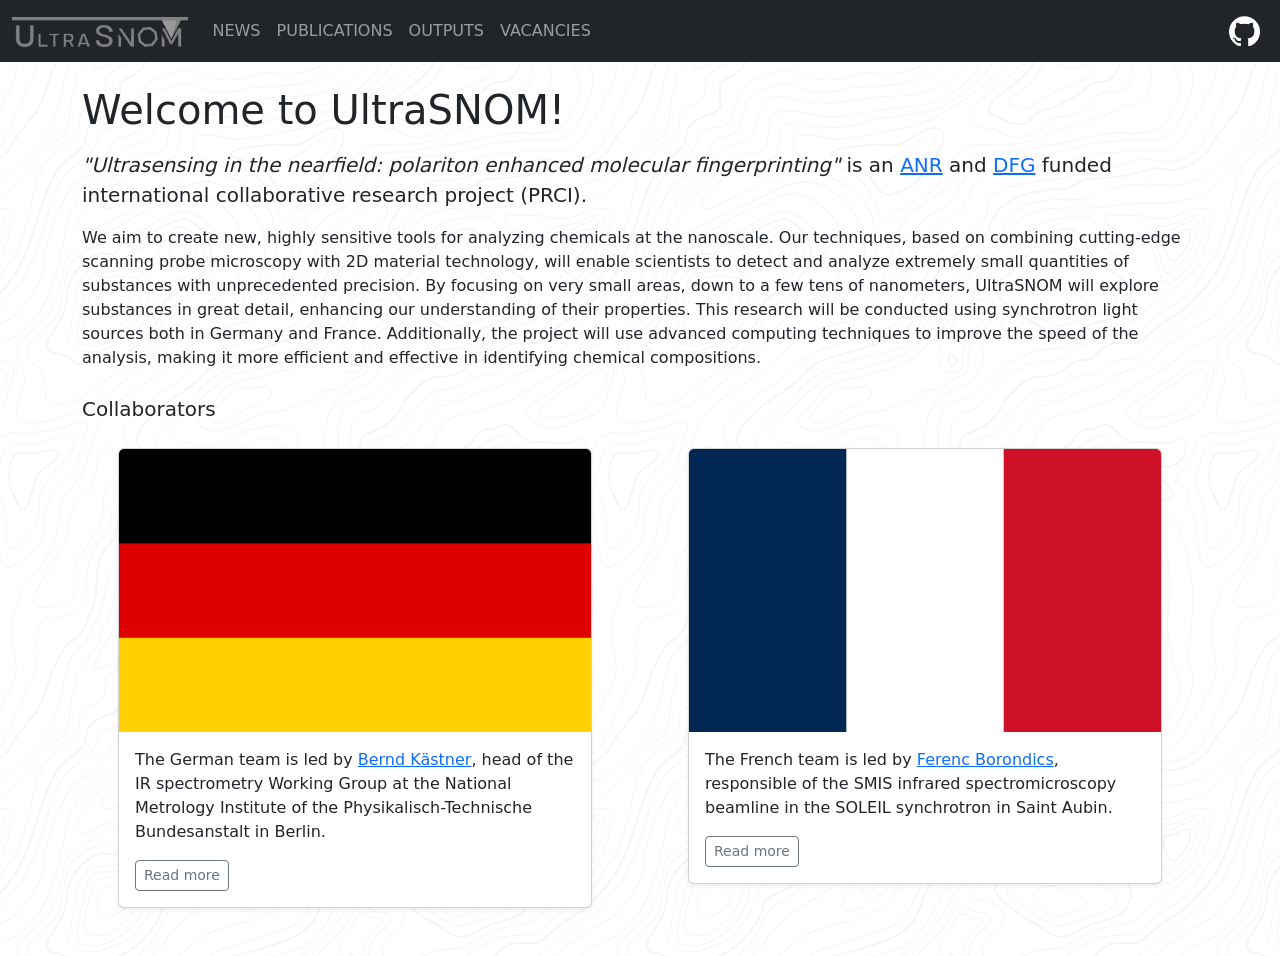
<file: index.html>
<!DOCTYPE html>
<html lang="en">
<head>
<meta charset="utf-8">
<meta name="viewport" content="width=device-width, initial-scale=1">

<title>UltraSNOM</title>
<link href="https://cdn.jsdelivr.net/npm/bootstrap@5.3.1/dist/css/bootstrap.min.css" rel="stylesheet">
<script src="https://cdn.jsdelivr.net/npm/bootstrap@5.3.1/dist/js/bootstrap.bundle.min.js"></script>
<script src="header.js" defer></script>
<link rel="stylesheet" href="style.css">

<link rel="icon" href="images/favicon.png" type="image/x-icon">

</head>
<body>
<nav class="navbar navbar-expand-lg navbar-dark bg-dark">
    <div class="container-fluid">
        <a href="index.html" class="navbar-brand"><img src="images/logo_ultrasnom.png" class="img-fluid" style="max-height: 30px;" alt="UltraSNOM logo"></a>
        <button type="button" class="navbar-toggler" data-bs-toggle="collapse" data-bs-target="#navbarCollapse" aria-controls="navbarCollapse" aria-expanded="false" aria-label="Toggle navigation">
            <span class="navbar-toggler-icon"></span>
        </button>
        <div class="collapse navbar-collapse" id="navbarCollapse">
            <div class="navbar-nav fw-light">      
              <a href="news.html" class="nav-item nav-link text-uppercase">News</a>        	
              <a href="publications.html" class="nav-item nav-link text-uppercase">Publications</a>
              <a href="outputs.html" class="nav-item nav-link text-uppercase">Outputs</a>
              <a href="vacancies.html" class="nav-item nav-link text-uppercase">Vacancies</a>        	
            </div>
            <div class="navbar-nav ms-auto">      
              <a href="https://github.com/UltraSNOM/" class="nav-item nav-link"><img src="images/logo_github-mark-white.png" class="img-fluid" style="max-height: 30px;" alt="GitHub logo"></a>
            </div>
        </div>
    </div>
</nav>
<div class="container mt-4">
  <div class="my-2">
    <p class="display-6">Welcome to UltraSNOM!</p>
</div>

<div class="my-3">
  <p class="lead"><i>"Ultrasensing in the nearfield: polariton enhanced molecular fingerprinting"</i> is an <a href="https://anr.fr/en/">ANR</a> and <a href="https://www.dfg.de/en/index.jsp">DFG</a> funded international collaborative research project (PRCI).</p>
</div>

<div class="my-1">
  We aim to create new, highly sensitive tools for analyzing chemicals at the nanoscale. Our techniques, based on combining cutting-edge scanning probe microscopy 
  with 2D material technology, will enable scientists to detect and analyze extremely small quantities of substances with unprecedented precision. By focusing on very small
  areas, down to a few tens of nanometers, UltraSNOM will explore substances in great detail, enhancing our understanding of their properties. This research will be conducted 
  using synchrotron light sources both in Germany and France. Additionally, the project will use advanced 
  computing techniques to improve the speed of the analysis, making it more efficient and effective in identifying chemical compositions.
</div>

<div class="my-4">
  <p class="lead">Collaborators</p>
</div>


<div class="my-1 album">
  <div class="container">
            <div class="row row-cols-1 row-cols-sm-1 row-cols-md-2 g-5">
              <div class="col px-5">
                <div class="card shadow-sm">
                    <img src="images/DE-flag.png" class="bd-placeholder-img card-img-top img-fluid w-100" height="255" alt="Flag of Germany">
                    <div class="card-body">
                    <p class="card-text">The German team is led by <a href="https://scholar.google.com/citations?user=vfzMwVIAAAAJ&hl=en&oi=ao">Bernd Kästner</a>, head of the IR spectrometry Working Group at the National Metrology Institute of the Physikalisch-Technische Bundesanstalt in Berlin.</p>
                    <div class="d-flex justify-content-between align-items-center">
                      <div class="btn-group">
                        <a href="https://www.ptb.de/cms/en/ptb/fachabteilungen/abt7/fb-71/ag-711.html" class="btn btn-sm btn-outline-secondary">Read more</a>
                      </div>
                    </div>
                  </div>
                </div>
              </div>


              <div class="col px-5">
                    <div class="card shadow-sm">
                      <img src="images/FR-flag.png" class="bd-placeholder-img card-img-top img-fluid w-100" height="255" alt="Flag of France">
                      <div class="card-body">
                        <p class="card-text">The French team is led by <a href="https://scholar.google.com/citations?user=pLBxc7UAAAAJ&hl=en">Ferenc Borondics</a>, responsible of the SMIS infrared spectromicroscopy beamline in the SOLEIL synchrotron in Saint Aubin.</p>
                        <div class="d-flex justify-content-between align-items-center">
                          <div class="btn-group">
                            <a href="https://www.synchrotron-soleil.fr/en/beamlines/smis" class="btn btn-sm btn-outline-secondary">Read more</a>
                          </div>
                        </div>
                      </div>
                    </div>
                  </div>                


            </div>        
        </div>
    </div>    
  <div class="my-5">
    <p></p>
  </div>

      
</div>
</body>
</html>
</file>
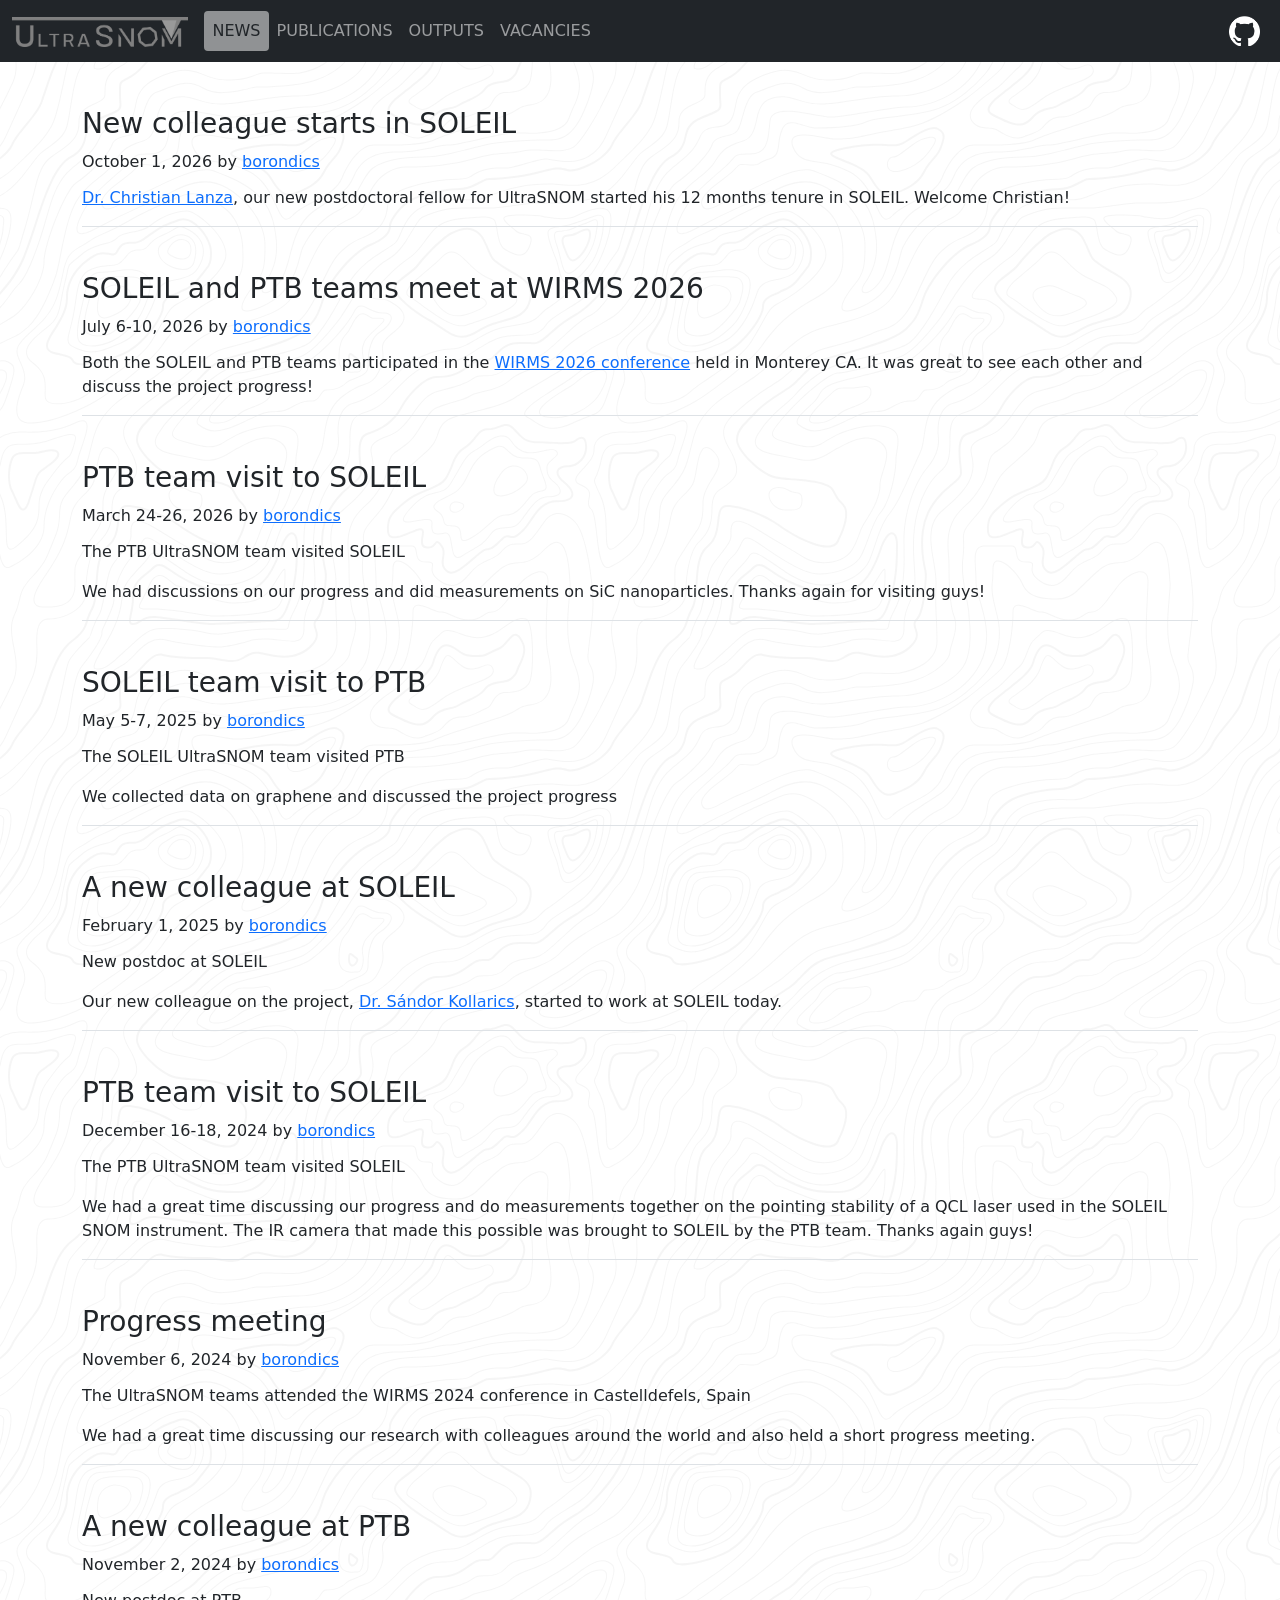
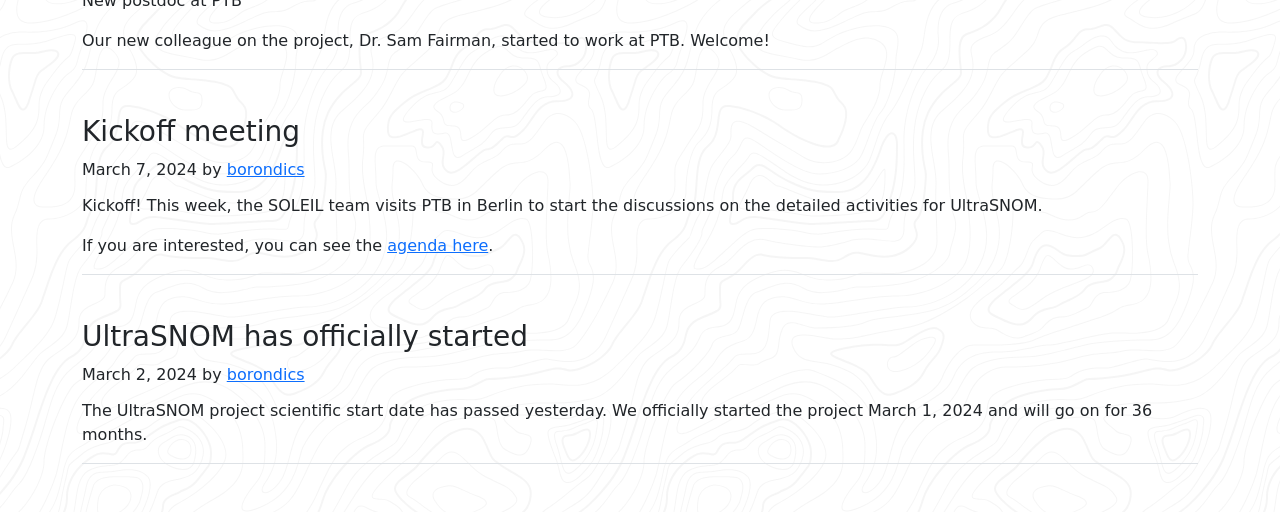
<file: news.html>
<!DOCTYPE html>
<html lang="en">
<head>
<meta charset="utf-8">
<meta name="viewport" content="width=device-width, initial-scale=1">

<title>UltraSNOM - News</title>
<link href="https://cdn.jsdelivr.net/npm/bootstrap@5.3.1/dist/css/bootstrap.min.css" rel="stylesheet">
<script src="https://cdn.jsdelivr.net/npm/bootstrap@5.3.1/dist/js/bootstrap.bundle.min.js"></script>
<script src="header.js" defer></script>
<link rel="stylesheet" href="style.css">

<link rel="icon" href="images/favicon.png" type="image/x-icon">

</head>
<body>
<nav class="navbar navbar-expand-lg navbar-dark bg-dark">
    <div class="container-fluid">
        <a href="index.html" class="navbar-brand"><img src="images/logo_ultrasnom.png" class="img-fluid" style="max-height: 30px;" alt="UltraSNOM logo"></a>
        <button type="button" class="navbar-toggler" data-bs-toggle="collapse" data-bs-target="#navbarCollapse" aria-controls="navbarCollapse" aria-expanded="false" aria-label="Toggle navigation">
            <span class="navbar-toggler-icon"></span>
        </button>
        <div class="collapse navbar-collapse" id="navbarCollapse">
            <div class="navbar-nav fw-light">      
              <a href="news.html" class="nav-item nav-link text-uppercase">News</a>
              <a href="publications.html" class="nav-item nav-link text-uppercase">Publications</a>
              <a href="outputs.html" class="nav-item nav-link text-uppercase">Outputs</a>
              <a href="vacancies.html" class="nav-item nav-link text-uppercase">Vacancies</a>        	
            </div>
            <div class="navbar-nav ms-auto">      
              <a href="https://github.com/UltraSNOM/" class="nav-item nav-link"><img src="images/logo_github-mark-white.png" class="img-fluid" style="max-height: 30px;" alt="GitHub logo"></a>
            </div>
        </div>
    </div>
</nav>

<div class="container mt-4">
    <div class="blog-post my-5 border-bottom">
        <p class="blog-post-title fs-3 lh-1">New colleague starts in SOLEIL</p>
        <p class="blog-post-meta fs-6 fw-lighter lh-1">October 1, 2026 by <a class="" href="https://github.com/borondics">borondics</a></p>
        <div class="blog-post-content card-text">
            <p><a href="https://scholar.google.com/citations?user=a9t6m4gAAAAJ&hl=en&oi=ao">Dr. Christian Lanza</a>, our new postdoctoral fellow for UltraSNOM started his 12 months tenure in SOLEIL. Welcome Christian!</p>
        </div>
    </div>

    <div class="blog-post my-5 border-bottom">
        <p class="blog-post-title fs-3 lh-1">SOLEIL and PTB teams meet at WIRMS 2026</p>
        <p class="blog-post-meta fs-6 fw-lighter lh-1">July 6-10, 2026 by <a class="" href="https://github.com/borondics">borondics</a></p>
        <div class="blog-post-content card-text">
            <p>Both the SOLEIL and PTB teams participated in the <a href="https://wirms2026.lbl.gov/">WIRMS 2026 conference</a> held in Monterey CA. It was great to see each other and discuss the project progress!</p>
        </div>
    </div>

    <div class="blog-post my-5 border-bottom">
        <p class="blog-post-title fs-3 lh-1">PTB team visit to SOLEIL</p>
        <p class="blog-post-meta fs-6 fw-lighter lh-1">March 24-26, 2026 by <a class="" href="https://github.com/borondics">borondics</a></p>
        <div class="blog-post-content card-text">
            <p>The PTB UltraSNOM team visited SOLEIL</p>
            <p>We had discussions on our progress and did measurements on SiC nanoparticles. Thanks again for visiting guys!</p>
        </div>
    </div>

    <div class="blog-post my-5 border-bottom">
        <p class="blog-post-title fs-3 lh-1">SOLEIL team visit to PTB</p>
        <p class="blog-post-meta fs-6 fw-lighter lh-1">May 5-7, 2025 by <a class="" href="https://github.com/borondics">borondics</a></p>
        <div class="blog-post-content card-text">
            <p>The SOLEIL UltraSNOM team visited PTB</p>
            <p>We collected data on graphene and discussed the project progress</p>
        </div>
    </div>

    <div class="blog-post my-5 border-bottom">
        <p class="blog-post-title fs-3 lh-1">A new colleague at SOLEIL</p>
        <p class="blog-post-meta fs-6 fw-lighter lh-1">February 1, 2025 by <a class="" href="https://github.com/borondics">borondics</a></p>
        <div class="blog-post-content card-text">
            <p>New postdoc at SOLEIL</p>
            <p>Our new colleague on the project, <a href="https://scholar.google.com/citations?user=nUGeOE0AAAAJ&hl=en&oi=ao">Dr. Sándor Kollarics</a>, started to work at SOLEIL today.</p>
        </div>
    </div>

    <div class="blog-post my-5 border-bottom">
        <p class="blog-post-title fs-3 lh-1">PTB team visit to SOLEIL</p>
        <p class="blog-post-meta fs-6 fw-lighter lh-1">December 16-18, 2024 by <a class="" href="https://github.com/borondics">borondics</a></p>
        <div class="blog-post-content card-text">
            <p>The PTB UltraSNOM team visited SOLEIL</p>
            <p>We had a great time discussing our progress and do measurements together on the pointing stability of a QCL laser used in the SOLEIL SNOM instrument. The IR camera that made this possible was brought to SOLEIL by the PTB team. Thanks again guys!</p>
        </div>
    </div>

    <div class="blog-post my-5 border-bottom">
        <p class="blog-post-title fs-3 lh-1">Progress meeting</p>
        <p class="blog-post-meta fs-6 fw-lighter lh-1">November 6, 2024 by <a class="" href="https://github.com/borondics">borondics</a></p>
        <div class="blog-post-content card-text">
            <p>The UltraSNOM teams attended the WIRMS 2024 conference in Castelldefels, Spain</p>
            <p>We had a great time discussing our research with colleagues around the world and also held a short progress meeting.</p>
        </div>
    </div>

    <div class="blog-post my-5 border-bottom">
        <p class="blog-post-title fs-3 lh-1">A new colleague at PTB</p>
        <p class="blog-post-meta fs-6 fw-lighter lh-1">November 2, 2024 by <a class="" href="https://github.com/borondics">borondics</a></p>
        <div class="blog-post-content card-text">
            <p>New postdoc at PTB</p>
            <p>Our new colleague on the project, Dr. Sam Fairman, started to work at PTB. Welcome!</p>
        </div>
    </div>

    <div class="blog-post my-5 border-bottom">
        <p class="blog-post-title fs-3 lh-1">Kickoff meeting</p>
        <p class="blog-post-meta fs-6 fw-lighter lh-1">March 7, 2024 by <a class="" href="https://github.com/borondics">borondics</a></p>
        <div class="blog-post-content card-text">
            <p>Kickoff! This week, the SOLEIL team visits PTB in Berlin to start the discussions on the detailed activities for UltraSNOM.</p>
            <p>If you are interested, you can see the <a href="resources/2024.03.04.UltraSNOM_Kickoff Agenda.pdf">agenda here</a>.</p>
        </div>
    </div>

    <div class="blog-post my-5 border-bottom">
        <p class="blog-post-title fs-3 lh-1">UltraSNOM has officially started</p>
        <p class="blog-post-meta fs-6 fw-lighter lh-1">March 2, 2024 by <a class="" href="https://github.com/borondics">borondics</a></p>
        <div class="blog-post-content card-text">
            <p>The UltraSNOM project scientific start date has passed yesterday. We officially started the project March 1, 2024 and will go on for 36 months.</p>
        </div>
    </div>

</div>

<div class="my-5">
    <p></p>
  </div>

</body>
</html>
</file>
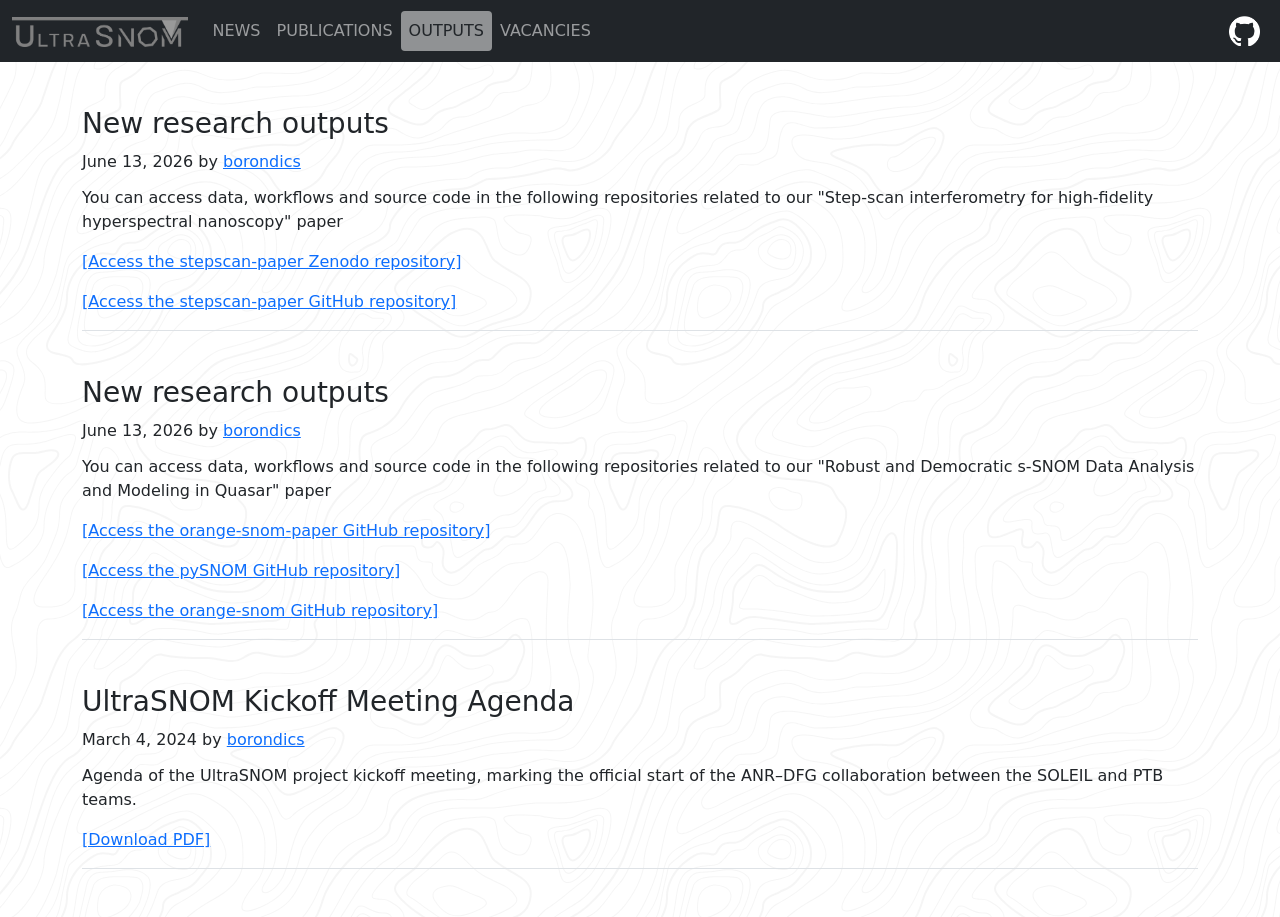
<file: outputs.html>
<!DOCTYPE html>
<html lang="en">
<head>
<meta charset="utf-8">
<meta name="viewport" content="width=device-width, initial-scale=1">

<title>UltraSNOM - Outputs</title>
<link href="https://cdn.jsdelivr.net/npm/bootstrap@5.3.1/dist/css/bootstrap.min.css" rel="stylesheet">
<script src="https://cdn.jsdelivr.net/npm/bootstrap@5.3.1/dist/js/bootstrap.bundle.min.js"></script>
<script src="header.js" defer></script>
<link rel="stylesheet" href="style.css">

<link rel="icon" href="images/favicon.png" type="image/x-icon">

</head>
<body>
<nav class="navbar navbar-expand-lg navbar-dark bg-dark">
    <div class="container-fluid">
        <a href="index.html" class="navbar-brand"><img src="images/logo_ultrasnom.png" class="img-fluid" style="max-height: 30px;" alt="UltraSNOM logo"></a>
        <button type="button" class="navbar-toggler" data-bs-toggle="collapse" data-bs-target="#navbarCollapse" aria-controls="navbarCollapse" aria-expanded="false" aria-label="Toggle navigation">
            <span class="navbar-toggler-icon"></span>
        </button>
        <div class="collapse navbar-collapse" id="navbarCollapse">
            <div class="navbar-nav fw-light">
              <a href="news.html" class="nav-item nav-link text-uppercase">News</a>
              <a href="publications.html" class="nav-item nav-link text-uppercase">Publications</a>
              <a href="outputs.html" class="nav-item nav-link text-uppercase">Outputs</a>
              <a href="vacancies.html" class="nav-item nav-link text-uppercase">Vacancies</a>
            </div>
            <div class="navbar-nav ms-auto">
              <a href="https://github.com/UltraSNOM/" class="nav-item nav-link"><img src="images/logo_github-mark-white.png" class="img-fluid" style="max-height: 30px;" alt="GitHub logo"></a>
            </div>
        </div>
    </div>
</nav>

<div class="container mt-4">
    <div class="blog-post my-5 border-bottom">
        <p class="blog-post-title fs-3 lh-1">New research outputs</p>
        <p class="blog-post-meta fs-6 fw-lighter lh-1">June 13, 2026 by <a class="" href="https://github.com/borondics">borondics</a></p>
        <div class="blog-post-content card-text">
            <p>You can access data, workflows and source code in the following repositories related to our "Step-scan interferometry for high-fidelity hyperspectral nanoscopy" paper</p>
            <p><a href="https://doi.org/10.5281/zenodo.21244538">[Access the stepscan-paper Zenodo repository]</a></p>
            <p><a href="https://github.com/smis-soleil/stepscan-paper">[Access the stepscan-paper GitHub repository]</a></p>
        </div>
    </div>
</div>

<div class="container mt-4">
    <div class="blog-post my-5 border-bottom">
        <p class="blog-post-title fs-3 lh-1">New research outputs</p>
        <p class="blog-post-meta fs-6 fw-lighter lh-1">June 13, 2026 by <a class="" href="https://github.com/borondics">borondics</a></p>
        <div class="blog-post-content card-text">
            <p>You can access data, workflows and source code in the following repositories related to our "Robust and Democratic s-SNOM Data Analysis and Modeling in Quasar" paper</p>
            <p><a href="https://github.com/smis-soleil/orange-snom-paper">[Access the orange-snom-paper GitHub repository]</a></p>
            <p><a href="https://github.com/Quasars/pySNOM">[Access the pySNOM GitHub repository]</a></p>
            <p><a href="https://github.com/Quasars/orange-snom">[Access the orange-snom GitHub repository]</a></p>
        </div>
    </div>
</div>

<div class="container mt-4">
    <div class="blog-post my-5 border-bottom">
        <p class="blog-post-title fs-3 lh-1">UltraSNOM Kickoff Meeting Agenda</p>
        <p class="blog-post-meta fs-6 fw-lighter lh-1">March 4, 2024 by <a class="" href="https://github.com/borondics">borondics</a></p>
        <div class="blog-post-content card-text">
            <p>Agenda of the UltraSNOM project kickoff meeting, marking the official start of the ANR&ndash;DFG
                collaboration between the SOLEIL and PTB teams.</p>
            <p><a href="resources/2024.03.04.UltraSNOM_Kickoff Agenda.pdf">[Download PDF]</a></p>
        </div>
    </div>
</div>

<div class="my-5">
    <p></p>
  </div>

</body>
</html>
</file>
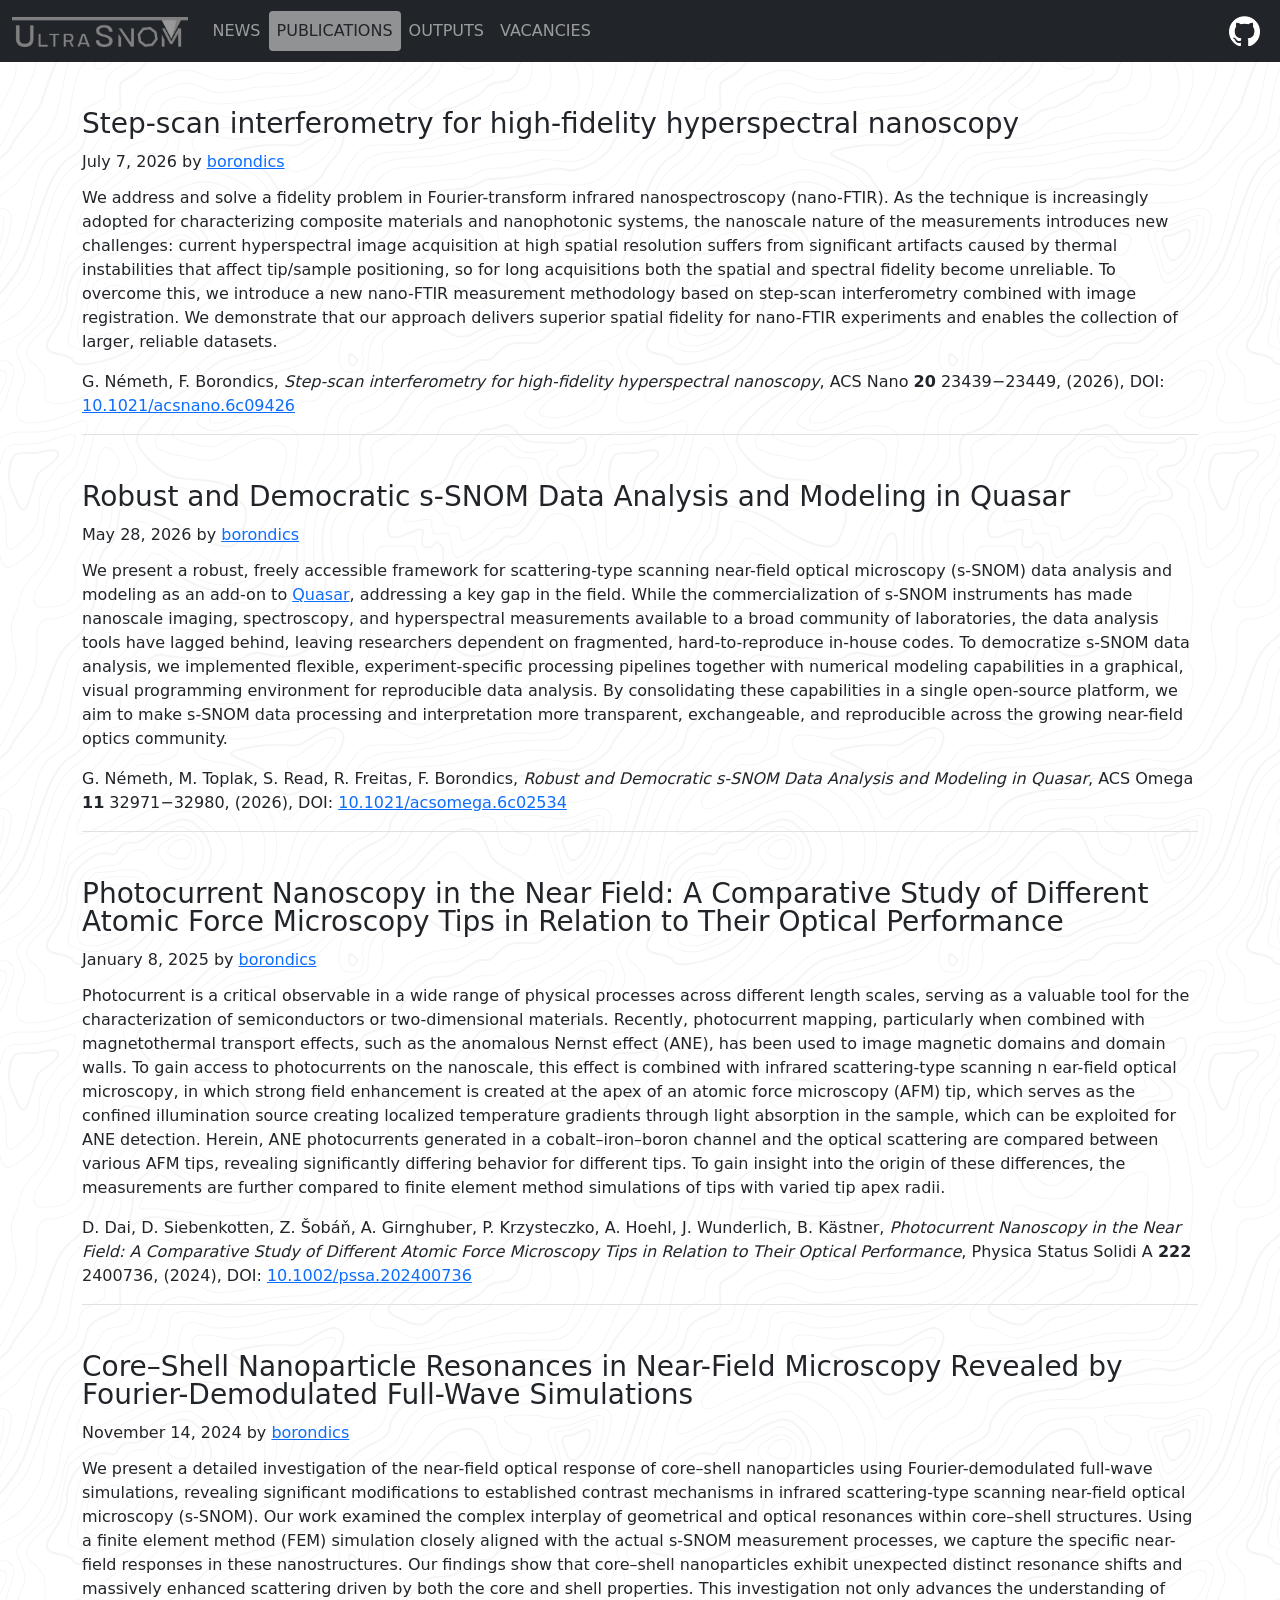
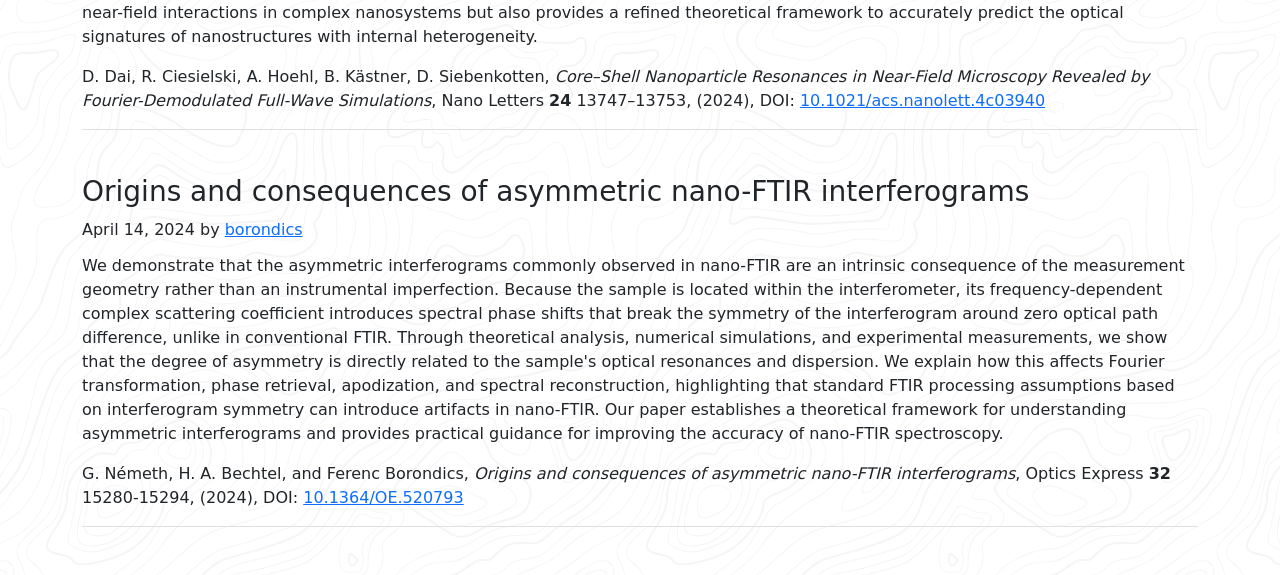
<file: publications.html>
<!DOCTYPE html>
<html lang="en">
<head>
<meta charset="utf-8">
<meta name="viewport" content="width=device-width, initial-scale=1">

<title>UltraSNOM - Publications</title>
<link href="https://cdn.jsdelivr.net/npm/bootstrap@5.3.1/dist/css/bootstrap.min.css" rel="stylesheet">
<script src="https://cdn.jsdelivr.net/npm/bootstrap@5.3.1/dist/js/bootstrap.bundle.min.js"></script>
<script src="header.js" defer></script>
<link rel="stylesheet" href="style.css">

<link rel="icon" href="images/favicon.png" type="image/x-icon">

</head>
<body>
<nav class="navbar navbar-expand-lg navbar-dark bg-dark">
    <div class="container-fluid">
        <a href="index.html" class="navbar-brand"><img src="images/logo_ultrasnom.png" class="img-fluid" style="max-height: 30px;" alt="UltraSNOM logo"></a>
        <button type="button" class="navbar-toggler" data-bs-toggle="collapse" data-bs-target="#navbarCollapse" aria-controls="navbarCollapse" aria-expanded="false" aria-label="Toggle navigation">
            <span class="navbar-toggler-icon"></span>
        </button>
        <div class="collapse navbar-collapse" id="navbarCollapse">
            <div class="navbar-nav fw-light">      
              <a href="news.html" class="nav-item nav-link text-uppercase">News</a>        	
              <a href="publications.html" class="nav-item nav-link text-uppercase">Publications</a>
              <a href="outputs.html" class="nav-item nav-link text-uppercase">Outputs</a>
              <a href="vacancies.html" class="nav-item nav-link text-uppercase">Vacancies</a>
            </div>
            <div class="navbar-nav ms-auto">      
              <a href="https://github.com/UltraSNOM/" class="nav-item nav-link"><img src="images/logo_github-mark-white.png" class="img-fluid" style="max-height: 30px;" alt="GitHub logo"></a>
            </div>
        </div>
    </div>
</nav>

<div class="container mt-4">
    <div class="blog-post my-5 border-bottom">
        <p class="blog-post-title fs-3 lh-1">Step-scan interferometry for high-fidelity hyperspectral nanoscopy</p>
        <p class="blog-post-meta fs-6 fw-lighter lh-1">July 7, 2026 by <a class="" href="https://github.com/borondics">borondics</a></p>
        <div class="blog-post-content card-text">
            <p>We address and solve a fidelity problem in Fourier-transform infrared nanospectroscopy (nano-FTIR). As the technique is increasingly 
                adopted for characterizing composite materials and nanophotonic systems, the nanoscale nature of the measurements introduces 
                new challenges: current hyperspectral image acquisition at high spatial resolution suffers from significant artifacts 
                caused by thermal instabilities that affect tip/sample positioning, so for long acquisitions both the spatial and spectral fidelity 
                become unreliable. To overcome this, we introduce a new nano-FTIR measurement methodology based on step-scan interferometry 
                combined with image registration. We demonstrate that our approach delivers superior spatial fidelity for nano-FTIR experiments 
                and enables the collection of larger, reliable datasets.</p>
            <p>G. Németh, F. Borondics, <i>Step-scan interferometry for high-fidelity hyperspectral nanoscopy</i>, 
                ACS Nano <b>20</b> 23439−23449, (2026), DOI: <a href="https://doi.org/10.1021/acsnano.6c09426">10.1021/acsnano.6c09426</a></p>
        </div>
    </div>

</div>

<div class="container mt-4">
    <div class="blog-post my-5 border-bottom">
        <p class="blog-post-title fs-3 lh-1">Robust and Democratic s-SNOM Data Analysis and Modeling in Quasar</p>
        <p class="blog-post-meta fs-6 fw-lighter lh-1">May 28, 2026 by <a class="" href="https://github.com/borondics">borondics</a></p>
        <div class="blog-post-content card-text">
            <p>We present a robust, freely accessible framework for scattering-type scanning near-field optical microscopy (s-SNOM) 
                data analysis and modeling as an add-on to <a href="https://quasar.codes">Quasar</a>, addressing a key gap in the 
                field. While the commercialization of s-SNOM instruments has made nanoscale imaging, spectroscopy, and hyperspectral 
                measurements available to a broad community of laboratories, the data analysis tools have lagged behind, leaving 
                researchers dependent on fragmented, hard-to-reproduce in-house codes. To democratize s-SNOM data analysis, we implemented 
                flexible, experiment-specific processing pipelines together with numerical modeling capabilities in a graphical, visual 
                programming environment for reproducible data analysis. By consolidating these capabilities in a single open-source 
                platform, we aim to make s-SNOM data processing and interpretation more transparent, exchangeable, and reproducible 
                across the growing near-field optics community.</p>
            <p>G. Németh, M. Toplak, S. Read, R. Freitas, F. Borondics, <i>Robust and Democratic s-SNOM Data Analysis and Modeling in Quasar</i>, 
                ACS Omega <b>11</b> 32971−32980, (2026), DOI: <a href="https://doi.org/10.1021/acsomega.6c02534">10.1021/acsomega.6c02534</a></p>
        </div>
    </div>

</div>

<div class="container mt-4">
    <div class="blog-post my-5 border-bottom">
        <p class="blog-post-title fs-3 lh-1">Photocurrent Nanoscopy in the Near Field: A Comparative Study of Different Atomic Force Microscopy Tips in Relation to Their Optical Performance</p>
        <p class="blog-post-meta fs-6 fw-lighter lh-1">January 8, 2025 by <a class="" href="https://github.com/borondics">borondics</a></p>
        <div class="blog-post-content card-text">
            <p>Photocurrent is a critical observable in a wide range of physical processes across different length scales, serving as a valuable 
                tool for the characterization of semiconductors or two-dimensional materials. Recently, photocurrent mapping, particularly when 
                combined with magnetothermal transport effects, such as the anomalous Nernst effect (ANE), has been used to image magnetic domains 
                and domain walls. To gain access to photocurrents on the nanoscale, this effect is combined with infrared scattering-type scanning n
                ear-field optical microscopy, in which strong field enhancement is created at the apex of an atomic force microscopy (AFM) tip, 
                which serves as the confined illumination source creating localized temperature gradients through light absorption in the sample, 
                which can be exploited for ANE detection. Herein, ANE photocurrents generated in a cobalt–iron–boron channel and the optical 
                scattering are compared between various AFM tips, revealing significantly differing behavior for different tips. To gain insight 
                into the origin of these differences, the measurements are further compared to finite element method simulations of tips with 
                varied tip apex radii.</p>
            <p>D. Dai, D. Siebenkotten, Z. Šobáň, A. Girnghuber, P. Krzysteczko, A. Hoehl, J. Wunderlich, B. Kästner, 
                <i>Photocurrent Nanoscopy in the Near Field: A Comparative Study of Different Atomic Force Microscopy Tips in Relation to Their Optical Performance</i>, 
                Physica Status Solidi A <b>222</b> 2400736, (2024), DOI: <a href="https://doi.org/10.1002/pssa.202400736">10.1002/pssa.202400736</a></p>
        </div>
    </div>

</div>

<div class="container mt-4">
    <div class="blog-post my-5 border-bottom">
        <p class="blog-post-title fs-3 lh-1">Core–Shell Nanoparticle Resonances in Near-Field Microscopy Revealed by Fourier-Demodulated Full-Wave Simulations</p>
        <p class="blog-post-meta fs-6 fw-lighter lh-1">November 14, 2024 by <a class="" href="https://github.com/borondics">borondics</a></p>
        <div class="blog-post-content card-text">
            <p>We present a detailed investigation of the near-field optical response of core–shell nanoparticles using Fourier-demodulated 
                full-wave simulations, revealing significant modifications to established contrast mechanisms in infrared scattering-type 
                scanning near-field optical microscopy (s-SNOM). Our work examined the complex interplay of geometrical and optical resonances 
                within core–shell structures. Using a finite element method (FEM) simulation closely aligned with the actual s-SNOM measurement 
                processes, we capture the specific near-field responses in these nanostructures. Our findings show that core–shell nanoparticles 
                exhibit unexpected distinct resonance shifts and massively enhanced scattering driven by both the core and shell properties. 
                This investigation not only advances the understanding of near-field interactions in complex nanosystems but also provides a 
                refined theoretical framework to accurately predict the optical signatures of nanostructures with internal heterogeneity.</p>
            <p>D. Dai, R. Ciesielski, A. Hoehl, B. Kästner, D. Siebenkotten, <i>Core–Shell Nanoparticle Resonances in Near-Field Microscopy Revealed by Fourier-Demodulated Full-Wave Simulations</i>, 
                Nano Letters <b>24</b> 13747–13753, (2024), DOI: <a href="https://doi.org/10.1021/acs.nanolett.4c03940">10.1021/acs.nanolett.4c03940</a></p>
        </div>
    </div>

</div>

<div class="container mt-4">
    <div class="blog-post my-5 border-bottom">
        <p class="blog-post-title fs-3 lh-1">Origins and consequences of asymmetric nano-FTIR interferograms</p>
        <p class="blog-post-meta fs-6 fw-lighter lh-1">April 14, 2024 by <a class="" href="https://github.com/borondics">borondics</a></p>
        <div class="blog-post-content card-text">
            <p>We demonstrate that the asymmetric interferograms commonly observed in nano-FTIR are an 
                intrinsic consequence of the measurement geometry rather than an instrumental imperfection. Because 
                the sample is located within the interferometer, its frequency-dependent complex scattering 
                coefficient introduces spectral phase shifts that break the symmetry of the interferogram around 
                zero optical path difference, unlike in conventional FTIR. Through theoretical analysis, numerical 
                simulations, and experimental measurements, we show that the degree of asymmetry is directly 
                related to the sample's optical resonances and dispersion. We explain how this affects 
                Fourier transformation, phase retrieval, apodization, and spectral reconstruction, highlighting that 
                standard FTIR processing assumptions based on interferogram symmetry can introduce artifacts in nano-FTIR. 
                Our paper establishes a theoretical framework for understanding asymmetric interferograms and provides 
                practical guidance for improving the accuracy of nano-FTIR spectroscopy.</p>
            <p>G. Németh, H. A. Bechtel, and Ferenc Borondics, <i>Origins and consequences of asymmetric nano-FTIR interferograms</i>, 
                Optics Express <b>32</b> 15280-15294, (2024), DOI: <a href="https://doi.org/10.1364/OE.520793">10.1364/OE.520793</a></p>
        </div>
    </div>

</div>

<div class="my-5">
    <p></p>
  </div>

</body>
</html>
</file>
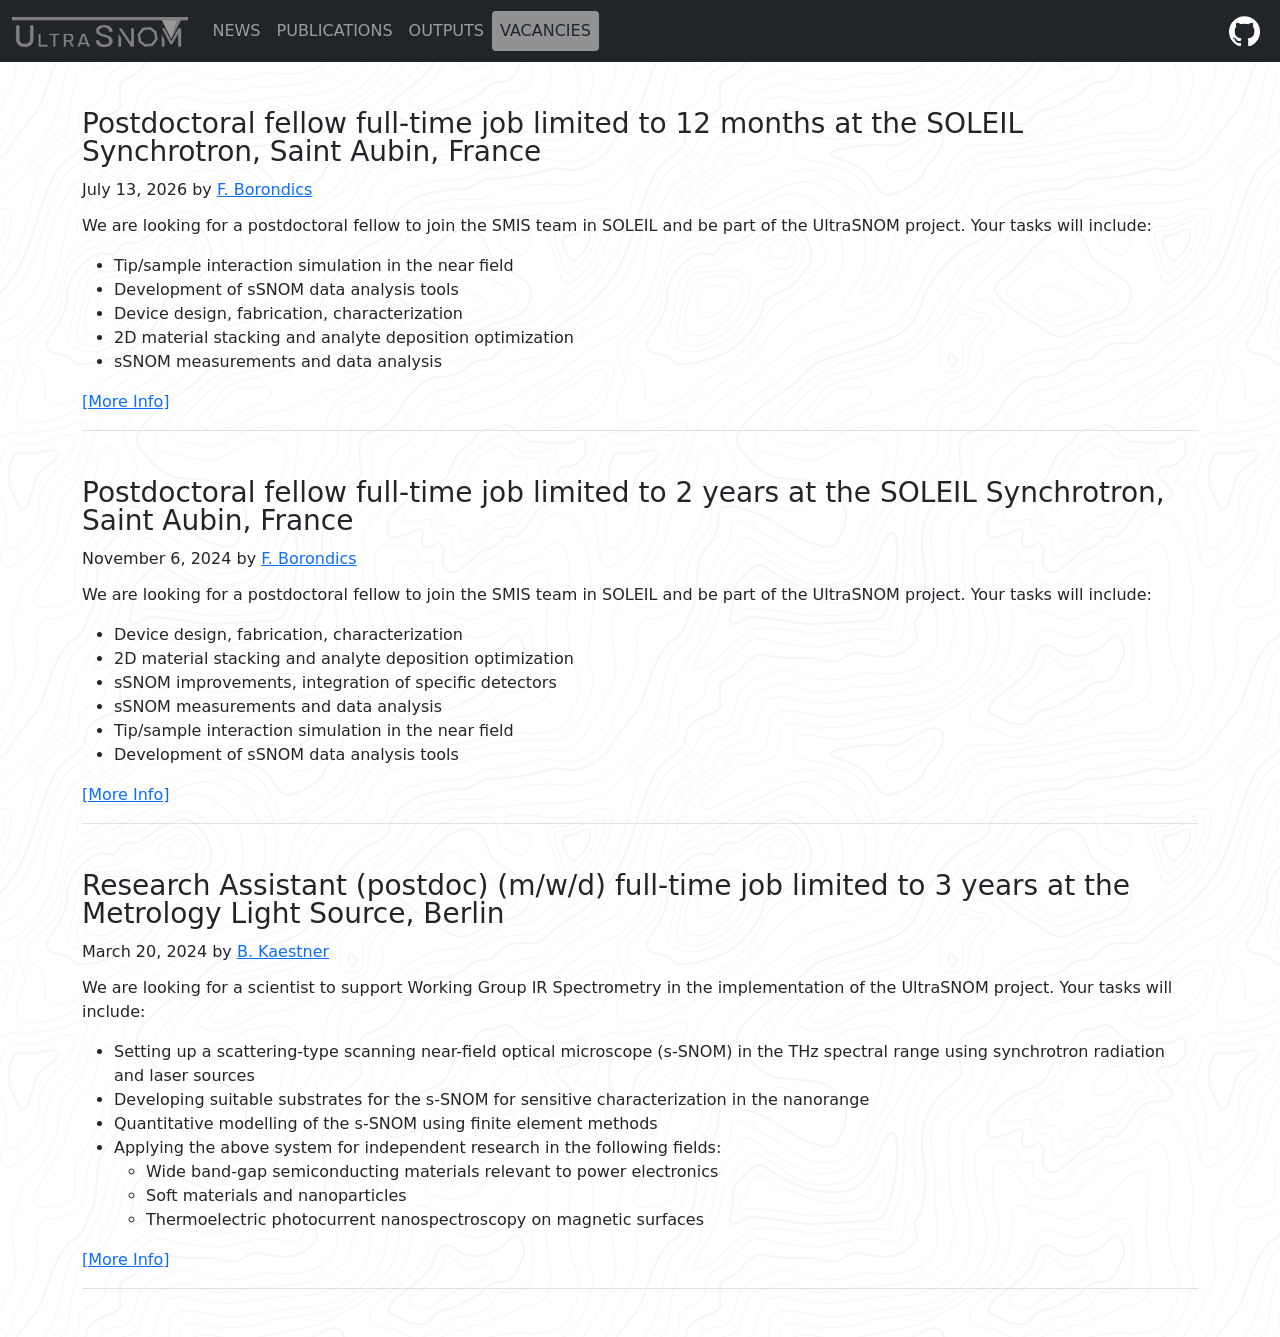
<file: vacancies.html>
<!DOCTYPE html>
<html lang="en">
<head>
<meta charset="utf-8">
<meta name="viewport" content="width=device-width, initial-scale=1">

<title>UltraSNOM - Vacancies</title>
<link href="https://cdn.jsdelivr.net/npm/bootstrap@5.3.1/dist/css/bootstrap.min.css" rel="stylesheet">
<script src="https://cdn.jsdelivr.net/npm/bootstrap@5.3.1/dist/js/bootstrap.bundle.min.js"></script>
<script src="header.js" defer></script>
<link rel="stylesheet" href="style.css">

<link rel="icon" href="images/favicon.png" type="image/x-icon">

</head>
<body>
<nav class="navbar navbar-expand-lg navbar-dark bg-dark">
    <div class="container-fluid">
        <a href="index.html" class="navbar-brand"><img src="images/logo_ultrasnom.png" class="img-fluid" style="max-height: 30px;" alt="UltraSNOM logo"></a>
        <button type="button" class="navbar-toggler" data-bs-toggle="collapse" data-bs-target="#navbarCollapse" aria-controls="navbarCollapse" aria-expanded="false" aria-label="Toggle navigation">
            <span class="navbar-toggler-icon"></span>
        </button>
        <div class="collapse navbar-collapse" id="navbarCollapse">
            <div class="navbar-nav fw-light">      
              <a href="news.html" class="nav-item nav-link text-uppercase">News</a>    
              <a href="publications.html" class="nav-item nav-link text-uppercase">Publications</a>
              <a href="outputs.html" class="nav-item nav-link text-uppercase">Outputs</a>
              <a href="vacancies.html" class="nav-item nav-link text-uppercase">Vacancies</a>
            </div>
            <div class="navbar-nav ms-auto">      
              <a href="https://github.com/UltraSNOM/" class="nav-item nav-link"><img src="images/logo_github-mark-white.png" class="img-fluid" style="max-height: 30px;" alt="GitHub logo"></a>
            </div>
        </div>
    </div>
</nav>

<div class="container mt-4">
    <div class="blog-post my-5 border-bottom">
        <p class="blog-post-title fs-3 lh-1"> Postdoctoral fellow full-time job limited to 12 months at the SOLEIL Synchrotron, Saint Aubin, France</p>
        <p class="blog-post-meta fs-6 fw-lighter lh-1">July 13, 2026 by <a class="" href="mailto:ferenc.borondics@synchrotron-soleil.fr">F. Borondics</a></p>
        <div class="blog-post-content card-text">
		
		<p>We are looking for a postdoctoral fellow to join the SMIS team in SOLEIL and be part of the UltraSNOM project. Your tasks will include:</p>
		<ul>
			<li>Tip/sample interaction simulation in the near field</li>
			<li>Development of sSNOM data analysis tools</li>
			<li>Device design, fabrication, characterization</li>
			<li>2D material stacking and analyte deposition optimization</li>
			<li>sSNOM measurements and data analysis</li>
		</ul>
		
        <p><a href="https://www.synchrotron-soleil.fr/en/job-offers/post-doctoral-position-ad-ultrasnom">[More Info]</a></p>
        </div>
    </div>
</div>


<div class="container mt-4">
    <div class="blog-post my-5 border-bottom">
        <p class="blog-post-title fs-3 lh-1"> Postdoctoral fellow full-time job limited to 2 years at the SOLEIL Synchrotron, Saint Aubin, France</p>
        <p class="blog-post-meta fs-6 fw-lighter lh-1">November 6, 2024 by <a class="" href="mailto:ferenc.borondics@synchrotron-soleil.fr">F. Borondics</a></p>
        <div class="blog-post-content card-text">
		
		<p>We are looking for a postdoctoral fellow to join the SMIS team in SOLEIL and be part of the UltraSNOM project. Your tasks will include:</p>
		<ul>
			<li>Device design, fabrication, characterization</li>
			<li>2D material stacking and analyte deposition optimization</li>
			<li>sSNOM improvements, integration of specific detectors</li>
			<li>sSNOM measurements and data analysis</li>
			<li>Tip/sample interaction simulation in the near field</li>
			<li>Development of sSNOM data analysis tools</li>
		</ul>
		
        <p><a href="https://www.synchrotron-soleil.fr/en/job-offers/">[More Info]</a></p>
        </div>
    </div>
</div>


<div class="container mt-4">
    <div class="blog-post my-5 border-bottom">
        <p class="blog-post-title fs-3 lh-1"> Research Assistant (postdoc) (m/w/d) full-time job limited to 3 years at the Metrology Light Source, Berlin </p>
        <p class="blog-post-meta fs-6 fw-lighter lh-1">March 20, 2024 by <a class="" href="mailto:bernd.kaestner@ptb.de">B. Kaestner</a></p>
        <div class="blog-post-content card-text">
		
		<p>We are looking for a scientist to support Working Group IR Spectrometry in the implementation of the UltraSNOM project. Your tasks will include:</p>
		<ul>
			<li>Setting up a scattering-type scanning near-field optical microscope (s-SNOM) in the THz spectral range using synchrotron radiation and laser sources</li>
			<li>Developing suitable substrates for the s-SNOM for sensitive characterization in the nanorange</li>
			<li>Quantitative modelling of the s-SNOM using finite element methods</li>
			<li>Applying the above system for independent research in the following fields:
		<ul>
			<li>Wide band-gap semiconducting materials relevant to power electronics</li>
			<li>Soft materials and nanoparticles</li>
			<li>Thermoelectric photocurrent nanospectroscopy on magnetic surfaces</li>
		</ul>
		</li>
		</ul>
		
        <p><a href="https://www.ptb.de/cms/en/about-us-careers/careers/bms-stellen/bms-stelle.html?tx_jobmodul_pi1%5Bjob%5D=5176&tx_jobmodul_pi1%5BlistBackPid%5D=11489&cHash=0745e41e84266fcabb6f203f54e74a77">[More Info]</a></p>
        </div>
    </div>
</div>


<div class="my-5">
    <p></p>
  </div>

</body>
</html>
</file>
<file: style.css>
/* Shared styles for the UltraSNOM site */

body {
  background-color: #ffffff;
  background-image: url("images/background.svg");
}

/* Active navigation link (applied by header.js for the current page) */
.navbar .navbar-nav .nav-link.active-page {
  background-color: rgba(255, 255, 255, 0.5);
  border-radius: 0.25rem;
  color: #212529;
}
</file>
